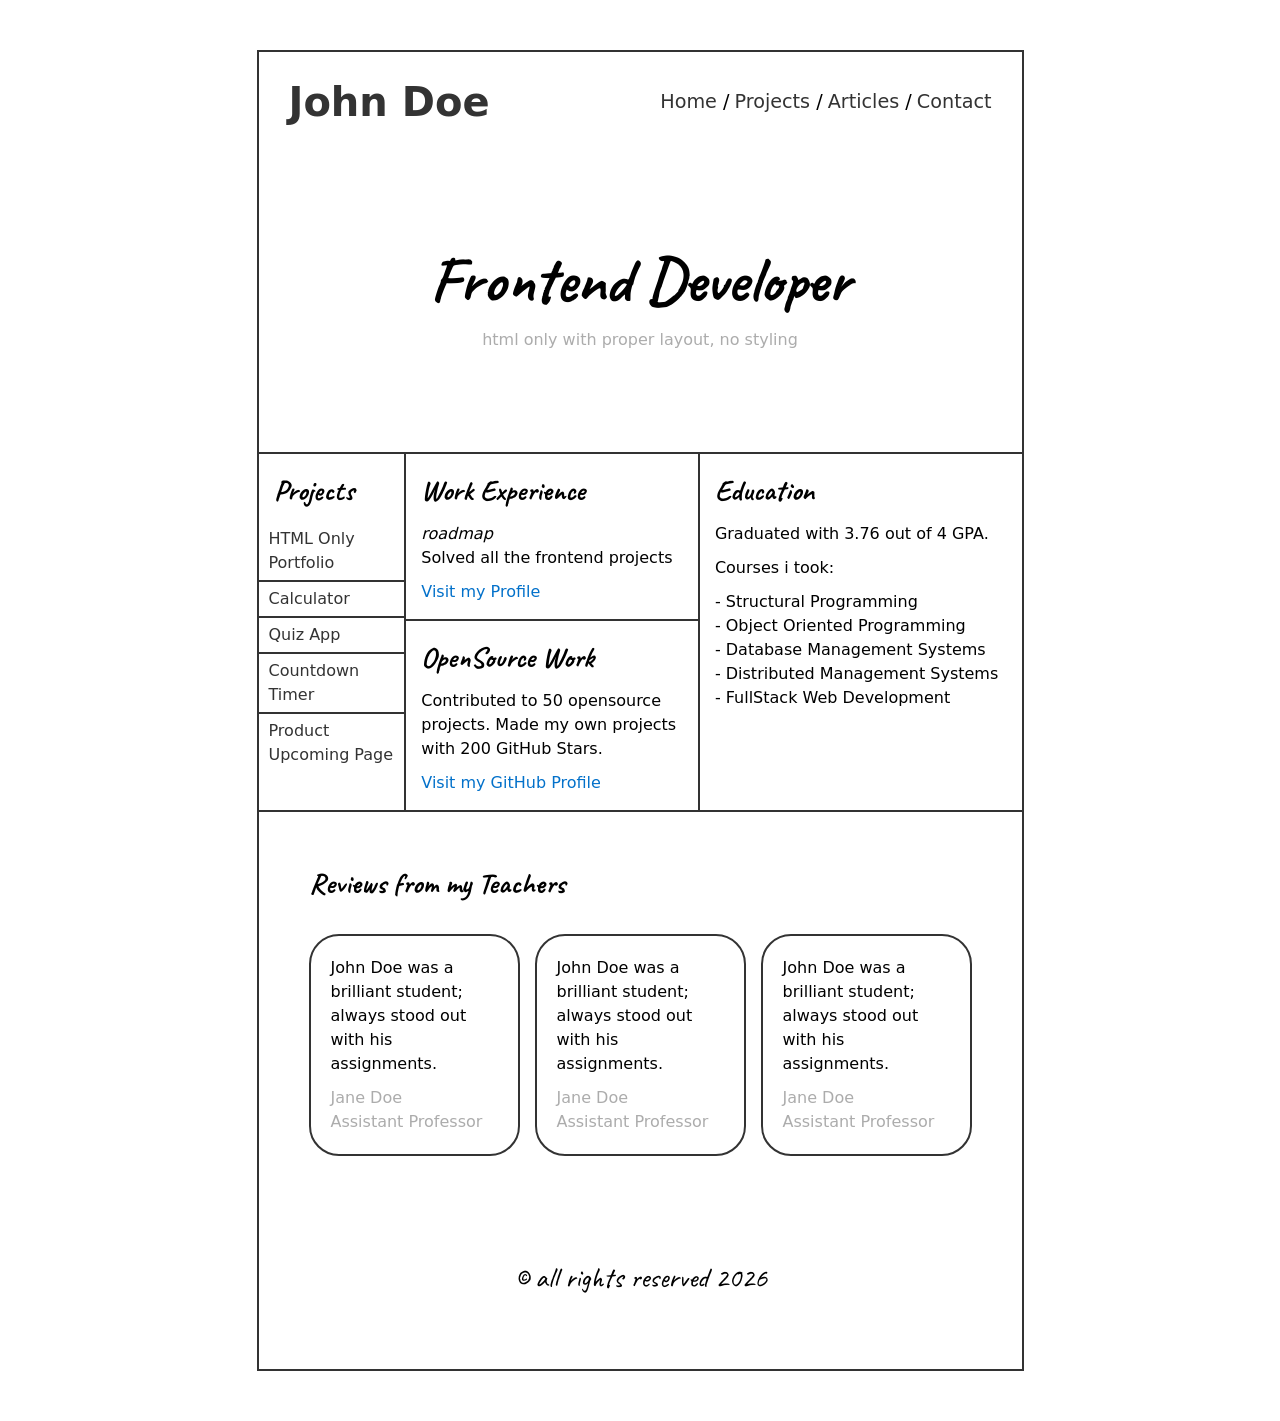
<file: basic-html-website/index.html>
<!doctype html>
<html lang="en">
  <head>
    <meta charset="UTF-8" />
    <meta name="viewport" content="width=device-width, initial-scale=1.0" />
    <title>Basic HTML Website</title>
    <link rel="preconnect" href="https://fonts.googleapis.com" />
    <link rel="preconnect" href="https://fonts.gstatic.com" crossorigin />
    <link
      href="https://fonts.googleapis.com/css2?family=Caveat:wght@400..700&display=swap"
      rel="stylesheet"
    />
    <link rel="stylesheet" href="./style.css" />
  </head>
  <body>
    <div class="container">
      <!-- Header -->
      <header class="header">
        <nav class="navbar">
          <h1 class="navbar__logo"><a href="index.html">John Doe</a></h1>
          <ul class="navbar__links">
            <li class="navbar__link"><a href="index.html">Home</a> /</li>
            <li class="navbar__link"><a href="projects.html">Projects</a> /</li>
            <li class="navbar__link"><a href="articles.html">Articles</a> /</li>
            <li class="navbar__link"><a href="contact.html">Contact</a></li>
          </ul>
        </nav>
        <!-- hero section -->
        <div class="header__hero-section">
          <h1 class="header__title">Frontend Developer</h1>
          <p class="header__description">
            html only with proper layout, no styling
          </p>
        </div>
      </header>
      <!-- Main -->
      <main class="main">
        <!-- profile -->
        <section class="profile">
          <section class="projects">
            <h3 class="projects__title">Projects</h3>
            <ul class="projects__links">
              <li class="projects__link">
                <a href="#">HTML Only Portfolio</a>
              </li>
              <li class="projects__link"><a href="#">Calculator</a></li>
              <li class="projects__link"><a href="#">Quiz App</a></li>
              <li class="projects__link">
                <a href="#">Countdown Timer</a>
              </li>
              <li class="projects__link">
                <a href="#">Product Upcoming Page</a>
              </li>
            </ul>
          </section>
          <section class="experience">
            <article class="experience__work-experience">
              <h3 class="experience__title">Work Experience</h3>
              <p><em>roadmap</em></p>
              <p class="experience__description">
                Solved all the frontend projects
              </p>
              <a href="#" class="experience__link">Visit my Profile</a>
            </article>
            <div class="separator"></div>
            <article class="experience__opensource-work">
              <h3 class="experience__title">OpenSource Work</h3>
              <p class="experience__description">
                Contributed to 50 opensource projects. Made my own projects with
                200 GitHub Stars.
              </p>
              <a href="#" class="experience__github">Visit my GitHub Profile</a>
            </article>
          </section>
          <section class="education">
            <h3 class="education__title">Education</h3>
            <p class="education__gpa">Graduated with 3.76 out of 4 GPA.</p>
            <p class="education__taken-courses">Courses i took:</p>
            <ul class="education__courses">
              <li class="education__course">- Structural Programming</li>
              <li class="education__course">- Object Oriented Programming</li>
              <li class="education__course">- Database Management Systems</li>
              <li class="education__course">
                - Distributed Management Systems
              </li>
              <li class="education__course">- FullStack Web Development</li>
            </ul>
          </section>
        </section>
        <!-- testimonials -->
        <section class="testimonials">
          <h3 class="testimonials__title">Reviews from my Teachers</h3>
          <!-- testimonial -->
          <div class="testimonials__list">
            <article class="testimonials__testimonial">
              <blockquote class="testimonials__quote">
                John Doe was a brilliant student; always stood out with his
                assignments.
              </blockquote>
              <div class="testimonials__author">
                <p class="testimonial__author--name">Jane Doe</p>
                <p class="testimonial__author--title">Assistant Professor</p>
              </div>
            </article>
            <!-- testimonial -->
            <article class="testimonials__testimonial">
              <blockquote class="testimonials__quote">
                John Doe was a brilliant student; always stood out with his
                assignments.
              </blockquote>
              <div class="testimonials__author">
                <p class="testimonial__author--name">Jane Doe</p>
                <p class="testimonial__author--title">Assistant Professor</p>
              </div>
            </article>
            <!-- testimonial -->
            <article class="testimonials__testimonial">
              <blockquote class="testimonials__quote">
                John Doe was a brilliant student; always stood out with his
                assignments.
              </blockquote>
              <div class="testimonials__author">
                <p class="testimonial__author--name">Jane Doe</p>
                <p class="testimonial__author--title">Assistant Professor</p>
              </div>
            </article>
          </div>
        </section>
      </main>
      <!-- Footer -->
      <footer class="footer">
        <p>&copy; all rights reserved 2026</p>
      </footer>
    </div>
  </body>
</html>
</file>
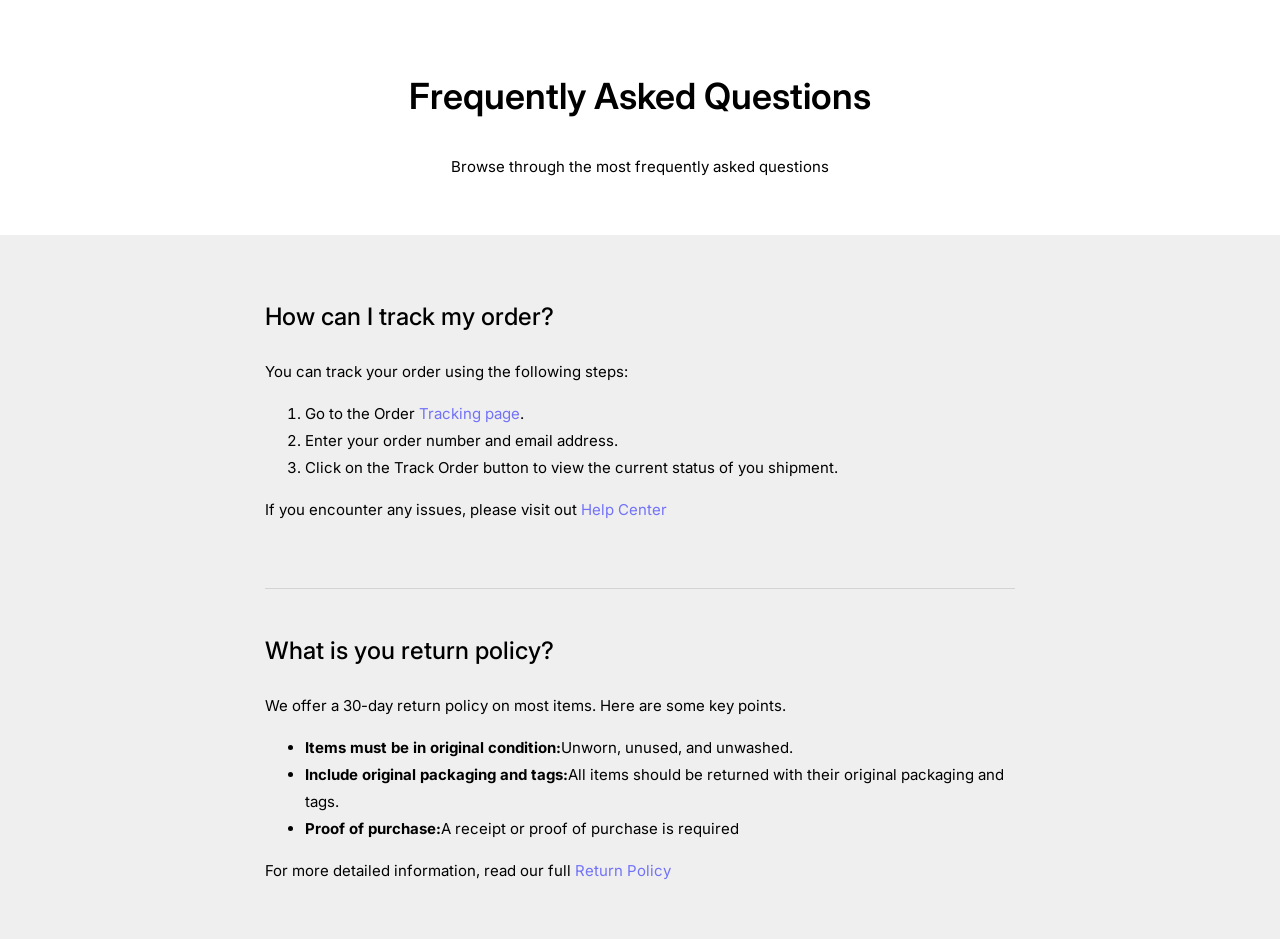
<file: faq-single-page-layout/index.html>
<!doctype html>
<html lang="en">
  <head>
    <meta charset="UTF-8" />
    <meta name="viewport" content="width=device-width, initial-scale=1.0" />
    <title>Frequently Asked Questions</title>
    <link rel="preconnect" href="https://fonts.googleapis.com" />
    <link rel="preconnect" href="https://fonts.gstatic.com" crossorigin />
    <link
      href="https://fonts.googleapis.com/css2?family=Inter:ital,opsz,wght@0,14..32,100..900;1,14..32,100..900&display=swap"
      rel="stylesheet"
    />
    <link rel="stylesheet" href="./css/general.css" />
    <link rel="stylesheet" href="./css/small.css" />
    <link rel="stylesheet" href="./css/medium.css" />
    <link rel="stylesheet" href="./css/large.css" />
  </head>
  <body>
    <header>
      <h1>Frequently Asked Questions</h1>
      <h3>Browse through the most frequently asked questions</h3>
    </header>
    <main>
      <!-- section - track order -->
      <section class="track-order">
        <h2>How can I track my order?</h2>
        <p>You can track your order using the following steps:</p>
        <ol>
          <li>Go to the Order <a href="#">Tracking page</a>.</li>
          <li>Enter your order number and email address.</li>
          <li>
            Click on the Track Order button to view the current status of you
            shipment.
          </li>
        </ol>
        <p>
          If you encounter any issues, please visit out
          <a href="#">Help Center</a>
        </p>
      </section>
      <!-- end of a section-->
      <!-- section - return policy -->
      <section class="return-policy">
        <h2>What is you return policy?</h2>
        <p>
          We offer a 30-day return policy on most items. Here are some key
          points.
        </p>
        <ul>
          <li>
            <strong>Items must be in original condition:</strong>Unworn, unused,
            and unwashed.
          </li>
          <li>
            <strong>Include original packaging and tags:</strong>All items
            should be returned with their original packaging and tags.
          </li>
          <li>
            <strong>Proof of purchase:</strong>A receipt or proof of purchase is
            required
          </li>
        </ul>
        <p>
          For more detailed information, read our full
          <a href="#">Return Policy</a>
        </p>
      </section>
    </main>
    <!-- <footer></footer> -->
  </body>
</html>
</file>
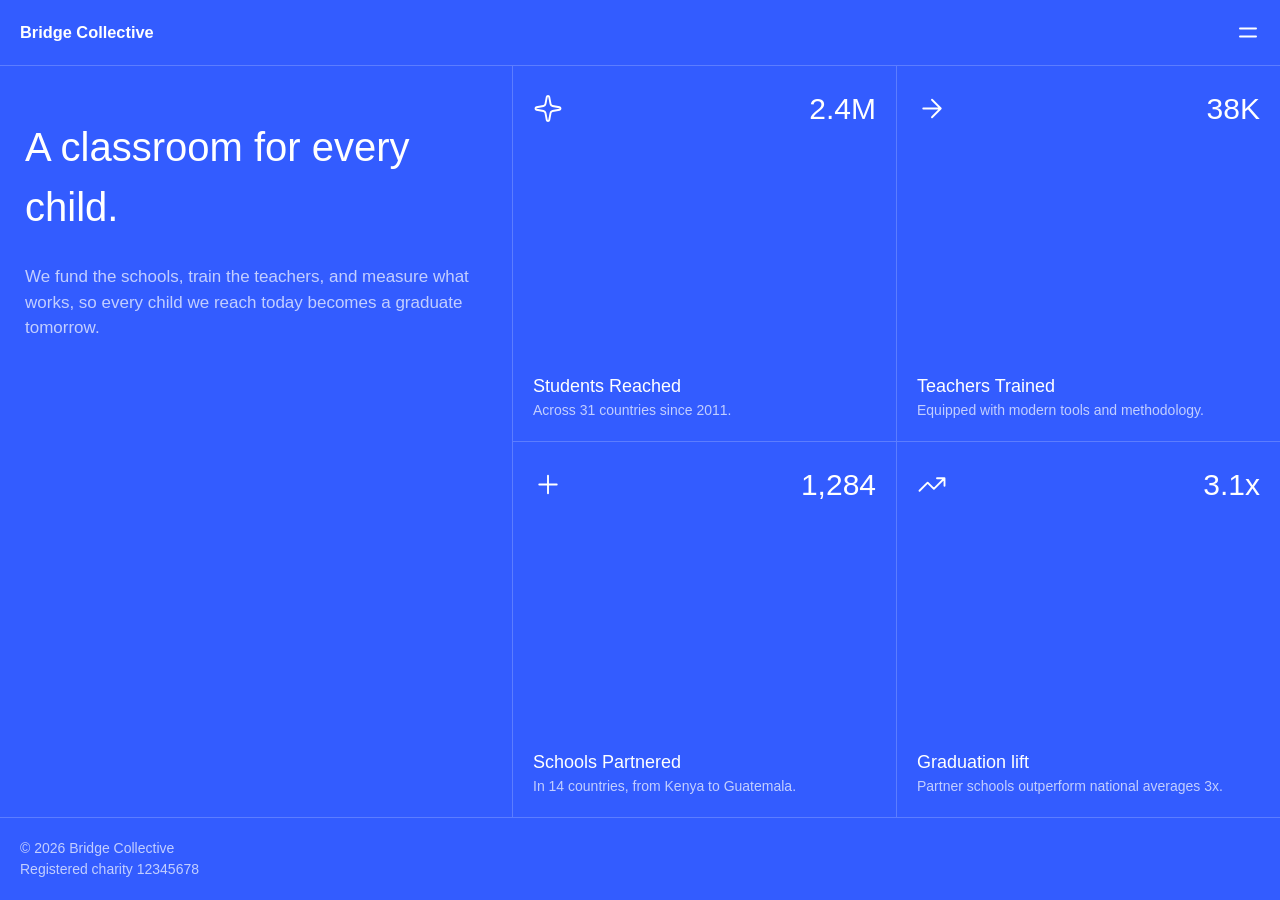
<file: grid-landing-page/index.html>
<!doctype html>
<html lang="en">
  <head>
    <meta charset="UTF-8" />
    <meta name="viewport" content="width=device-width, initial-scale=1.0" />
    <meta
      name="description"
      content="We fund the schools, train the teachers, and measure what works, so every child we reach today becomes a graduate tomorrow."
    />
    <title>Grid Landing Page</title>
    <link rel="shortcut icon" href="favicon.png" type="image/x-icon" />
    <link rel="stylesheet" href="./css/normalize.css" />
    <link rel="stylesheet" href="./css/medium.css" />
    <link rel="stylesheet" href="./css/large.css" />
  </head>
  <body>
    <div class="container">
      <header>
        <nav class="navbar">
          <div class="logo">
            <h3>Bridge Collective</h3>
          </div>
          <img src="./images/icon-menu.svg" alt="" />
        </nav>
      </header>
      <main>
        <section class="description">
          <h1>A classroom for every child.</h1>
          <p>
            We fund the schools, train the teachers, and measure what works, so
            every child we reach today becomes a graduate tomorrow.
          </p>
        </section>
        <!-- stats -->
        <section class="stats">
          <div>
            <div class="wrapper">
              <div class="header">
                <img src="./images/icon-sparkle.svg" alt="" />
                <span>2.4M</span>
              </div>
              <div class="content">
                <h2>Students Reached</h2>
                <p>Across 31 countries since 2011.</p>
              </div>
            </div>
            <div class="wrapper">
              <div class="header">
                <img src="./images/icon-plus.svg" alt="" />
                <span>1,284</span>
              </div>
              <div class="content">
                <h2>Schools Partnered</h2>
                <p>In 14 countries, from Kenya to Guatemala.</p>
              </div>
            </div>
          </div>
          <div>
            <div class="wrapper">
              <div class="header">
                <img src="./images/icon-arrow-right.svg" alt="" />
                <span>38K</span>
              </div>
              <div class="content">
                <h2>Teachers Trained</h2>
                <p>Equipped with modern tools and methodology.</p>
              </div>
            </div>
            <div class="wrapper">
              <div class="header">
                <img src="./images/icon-trending-up.svg" alt="" />
                <span>3.1x</span>
              </div>
              <div class="content">
                <h2>Graduation lift</h2>
                <p>Partner schools outperform national averages 3x.</p>
              </div>
            </div>
          </div>
        </section>
      </main>
      <footer class="footer">
        <p>&copy; 2026 Bridge Collective</p>
        <p>Registered charity 12345678</p>
      </footer>
    </div>
  </body>
</html>
</file>
<file: basic-html-website/style.css>
/* RESETS */
* {
  box-sizing: border-box;
  margin: 0;
  padding: 0;
  /* border: 1px solid red; */
}
html,
body {
  width: 100%;
  /* height: 100%; */
}
body {
  font-family:
    system-ui,
    -apple-system,
    BlinkMacSystemFont,
    "Segoe UI",
    Roboto,
    Oxygen,
    Ubuntu,
    Cantarell,
    "Open Sans",
    "Helvetica Neue",
    sans-serif;
  line-height: 1.5;
  display: flex;
  justify-content: center;
  align-items: center;
  padding: 50px;
}
ul {
  list-style: none;
}
a {
  text-decoration: none;
  color: #333;
  cursor: pointer;
}
/* Styles */
.container {
  border: 2px solid #333;
  width: 100%;
  height: 100%;
  display: flex;
  flex-direction: column;
  padding-block: 20px;
}
@media screen and (min-width: 1024px) {
  .container {
    width: 65%;
  }
}
/* navbar */
.navbar {
  display: flex;
  justify-content: space-between;
  align-items: center;
  margin-inline: 30px;
}
.navbar__logo {
  font-size: 2.5rem;
}
.navbar__links {
  display: flex;
  font-size: 1.2rem;
  font-weight: 500;
  gap: 5px;
}
.navbar__link {
  transition: all 0.5s;
}
.navbar__link:hover a {
  text-decoration: underline;
}
/* hero section */
.header__title {
  font-family: "Caveat", cursive;
  font-size: 4rem;
  text-align: center;
}
.header__description {
  text-align: center;
  color: #9e9e9eda;
}
.header__hero-section {
  margin-block: 100px;
}
/* section-profile */
.profile {
  display: flex;
  border-block: 2px solid #333;
}
/* targets all h3 headings in profile section (projects, education, experience */
.profile h3 {
  font-family: "Caveat", cursive;
  font-size: 1.8rem;
  margin-bottom: 10px;
}
.projects {
  flex: 1;
}
.experience {
  flex: 2;
}
.education {
  flex: 2;
  padding: 15px;
}
.projects,
.experience {
  border-right: 2px solid #333;
}
.projects {
  border-left: 0;
}
.projects__title {
  padding: 15px;
}
h3.projects__title {
  margin-bottom: 0;
}
.projects__link {
  border-bottom: 2px solid #333;
  padding: 5px 10px;
}
.projects__link:hover {
  background-color: #f0efef;
}
.projects__links li:last-child {
  border-bottom: 0;
}
.projects__links li:first-child {
  padding-top: 0;
}
.education {
  border-right: 0;
}
.education__taken-courses {
  margin-block: 10px;
}
.experience__work-experience,
.experience__opensource-work {
  padding: 15px;
}
.experience__work-experience a,
.experience__opensource-work a {
  display: inline-block;
  margin-top: 10px;
  color: #0371ca;
}
div.separator {
  border: 1px solid #333;
  width: 100%;
}
/* section-testimonial */
.testimonials {
  display: flex;
  flex-direction: column;
  padding: 50px;
}
.testimonials__title {
  font-family: "Caveat", cursive;
  font-size: 1.8rem;
  margin-bottom: 20px;
}
.testimonials__list {
  display: flex;
  gap: 15px;
  margin-top: 8px;
}
.testimonials__testimonial {
  flex: 1;
  border: 2px solid #333;
  border-radius: 30px;
  padding: 20px;
}
.testimonials__author {
  margin-top: 10px;
  color: #9e9e9eda;
}
/* section-footer */
.footer p {
  font-family: "Caveat", cursive;
  font-size: 1.8rem;
  text-align: center;
  padding-block: 50px;
}
</file>
<file: faq-single-page-layout/css/general.css>
* {
  box-sizing: border-box;
  /* border: 1px solid red; */
}
html {
  /* reset to 10px */
  font-size: 62.5%;
}
html,
body {
  height: 100vh;
  width: 100vw;
}
body {
  background-color: #e2e2e288;

  font-family: "Inter", sans-serif;
  margin: 0;
  line-height: 1.8;
}
a {
  text-decoration: none;
  color: rgb(114, 114, 248);
  cursor: pointer;
}
</file>
<file: faq-single-page-layout/css/small.css>
/* header rules */
header {
  background-color: #fff;
  text-align: center;
  padding: 40px 20px;
}
header h1 {
  font-size: 3.6rem;
  font-weight: 600;
}
header h3 {
  font-size: 1.5rem;
  font-weight: normal;
}
/* main rules */
main {
  max-width: 90%;
  margin: 0 auto;
  font-size: 1.5rem;
  padding: 40px 20px;
}

main h2 {
  font-size: 2.4rem;
  font-weight: 500;
}
/* section */
section.track-order {
  border-bottom: 1px solid lightgray;
  padding-bottom: 50px;
  margin-bottom: 40px;
}
</file>
<file: faq-single-page-layout/css/medium.css>
@media screen and (min-width: 640px) {
  main {
    max-width: 790px;
    margin: 0 auto;
  }
}
</file>
<file: faq-single-page-layout/css/large.css>
@media screen and (min-width: 1024px) {
}
</file>
<file: grid-landing-page/css/medium.css>
/* resets */
* {
  box-sizing: border-box;
  margin: 0;
  padding: 0;
}
html {
  font-size: 62.5%;
}
html,
body {
  width: 100%;
  height: 100%;
}
body {
  background-color: hsl(228, 100%, 60%);
  color: #fff;
  font-family: "Inter", sans-serif;
  line-height: 1.5;
}

.container {
  height: 100%;
}

/* navbar */
.navbar,
.footer {
  font-size: 1.4rem;
}
.navbar {
  border-bottom: rgba(255, 255, 255, 0.2) solid 1px;
  display: flex;
  justify-content: space-between;
  padding: 20px;
}
.logo h3 {
  font-weight: 600;
}

/* main */
.description {
  padding: 25px;
  border-bottom: rgba(255, 255, 255, 0.2) solid 1px;
}
.description h1 {
  font-size: 4rem;
  font-weight: 400;
}
.description p {
  font-size: 1.7rem;
  color: rgba(255, 255, 255, 0.7);
}

/* stats */
.stats {
  display: flex;
  flex-direction: column;
}

.wrapper {
  display: flex;
  flex-direction: column;
  justify-content: space-between;
  height: 250px;
  padding: 20px;
  border-top: rgba(255, 255, 255, 0.2) solid 1px;
  border-bottom: rgba(255, 255, 255, 0.2) solid 1px;
}
.wrapper .header {
  display: flex;
  justify-content: space-between;
}
.wrapper .header span {
  font-size: 3rem;
}
.wrapper .header img {
  width: 30px;
}

.wrapper .content h2 {
  font-size: 1.8rem;
  font-weight: 400;
}
.wrapper .content p {
  font-size: 1.4rem;
  color: rgba(255, 255, 255, 0.7);
}
/* footer */
.footer {
  color: rgba(255, 255, 255, 0.7);
  padding: 20px;
}
</file>
<file: grid-landing-page/css/large.css>
html,
body {
  width: 100%;
  height: 100%;
}
@media screen and (min-width: 768px) {
  .container {
    max-width: 1440px;
    height: 100%;
    margin: 0 auto;
    display: flex;
    flex-direction: column;
  }
  main {
    display: flex;
    flex-grow: 1;
  }
  .description {
    width: 40%;
  }
  .stats {
    display: flex;
    flex-direction: row;
    width: 60%;
  }
  .stats div {
    width: 100%;
  }

  .wrapper {
    border: 1px solid rgba(255, 255, 255, 0.2);
    border-top: none;
    border-right: none;
    height: 50%;
  }
}
</file>
